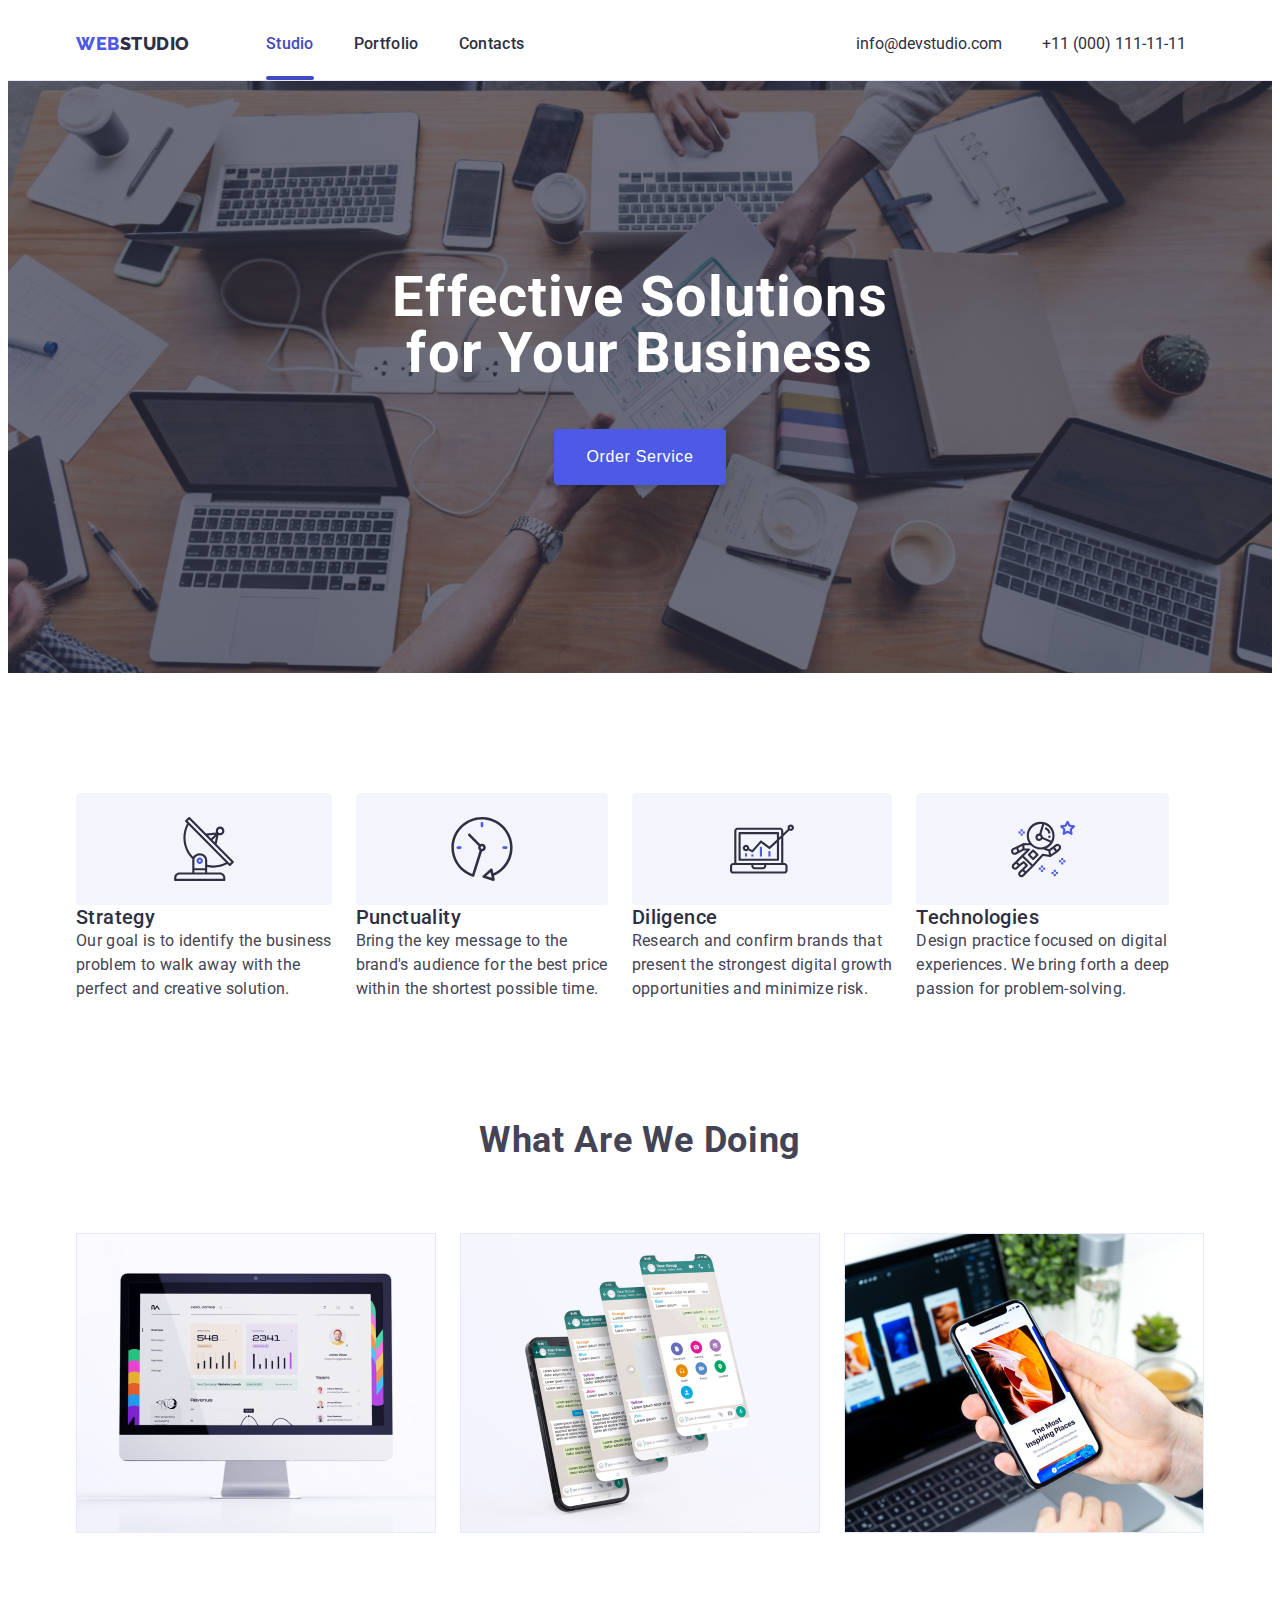
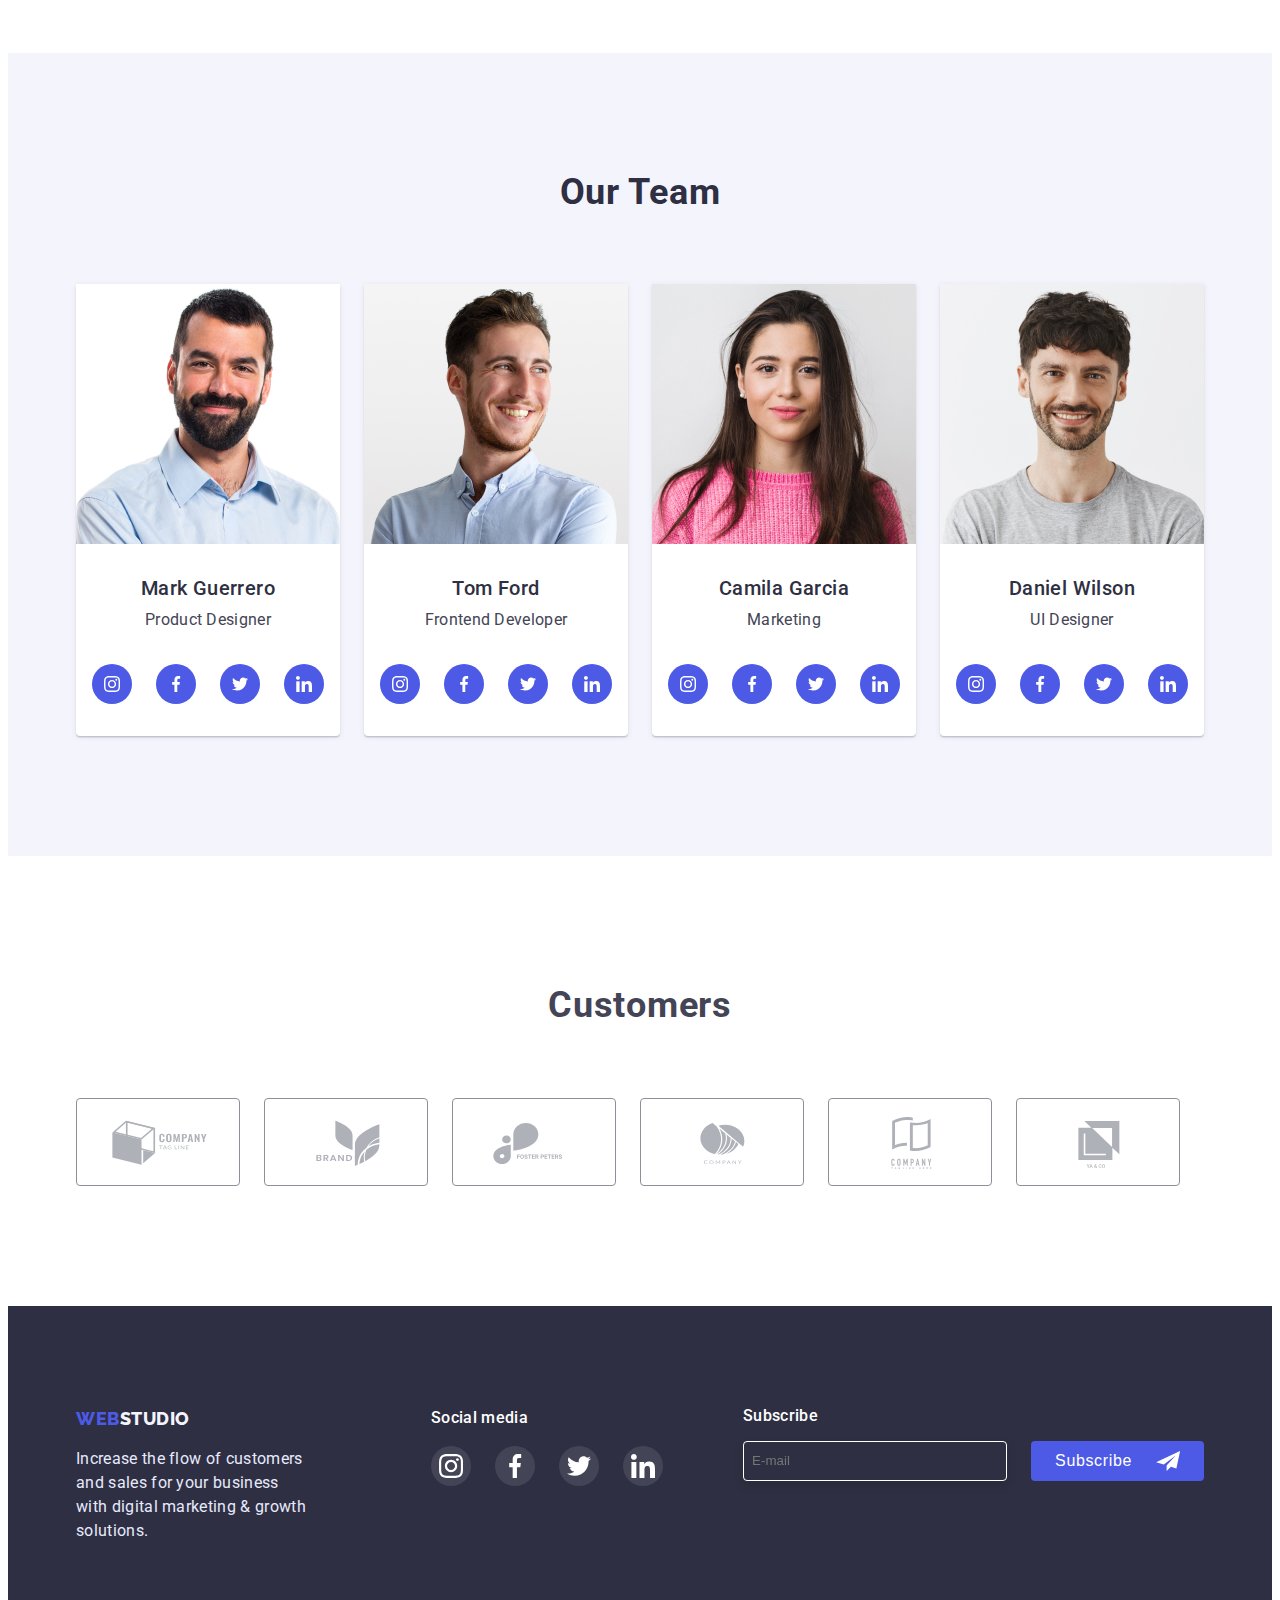
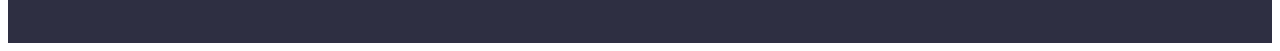
<file: index.html>
<!DOCTYPE html>
<html lang="en">
  <head>
    <meta charset="UTF-8" />
    <meta http-equiv="X-UA-Compatible" content="IE=edge" />
    <meta name="viewport" content="width=device-width, initial-scale=1.0" />
    <title>Studio</title>
    <link rel="stylesheet" href="https://cdnjs.cloudflare.com/ajax/libs/modern-normalize/1.1.0/modern-normalize.min.css" integrity="sha512-wpPYUAdjBVSE4KJnH1VR1HeZfpl1ub8YT/NKx4PuQ5NmX2tKuGu6U/JRp5y+Y8XG2tV+wKQpNHVUX03MfMFn9Q==" crossorigin="anonymous" referrerpolicy="no-referrer" />
    <link rel="stylesheet" href="./css/style.css" />

   <link rel="preconnect" href="https://fonts.googleapis.com">
<link rel="preconnect" href="https://fonts.gstatic.com" crossorigin>
<link href="https://fonts.googleapis.com/css2?family=Raleway:wght@800&family=Roboto:wght@400;500;700;900&display=swap" rel="stylesheet">
  </head>
  <body>
    <header class="header">
   <div class="container" style="display: flex; align-items: center;">
      <nav class="main_navigation_header">
       <a class="logo_header" href="./index.html"
          >Web<span class="logo_header_span">Studio</span></a
        >
        <ul class="ul_navigation_header">
          <li>
            <a class="a_navigation_header current" href="./index.html">Studio</a>
          </li>
          <li><a class="a_navigation_header" href="./portfolio.html">Portfolio</a></li>
          <li><a class="a_navigation_header" href="">Contacts</a></li>
        </ul>
      </nav>
  <address class="main_adress_header">
        <ul class="ul_contacts_header">
          <li class="li_contacts_header">
            <a class="a_contacts_header"  href="mailto:info@devstudio.com"
              >info@devstudio.com</a
            >
          </li>
          <li class="li_contacts_header" >
            <a class="a_contacts_header"  href="tel:+110001111111">+11 (000) 111-11-11</a>
          </li>
        </ul>
      </address>

         </div>
        </header>

    <main>
      <section class="first_section">
        <div class="container">
        <h1 class="first_title">Effective Solutions<br>
           for Your Business</h1>
        <button class="order_service" type="button" data-modal-open>Order Service</button>
        </div>
      </section>

      <section class="second_section">
        <div class="container">
        <h2 hidden>info</h2>
    
        
          
        
         
        <ul class="ul_second_section">
          <li  class="li_second_section">
          
          <div class="second_section_div"> <svg class="second_section_svg"><use href="./images/symbol-defs.svg#icon-antenna"></use></svg></div>
            <h3 class="second_title">Strategy</h3>
            <p class="second_text">
              Our goal is to identify the business<br>
               problem to walk away with the<br> 
              perfect and creative solution.
            </p>
          </li>
          <li class="li_second_section">
            <div class="second_section_div"> <svg class="second_section_svg"><use href="./images/symbol-defs.svg#icon-clock"></use></svg></div>
            <h3 class="second_title">Punctuality</h3>
            <p class="second_text">
              Bring the key message to the <br> 
              brand's audience for the best price<br> 
              within the shortest possible time.
            </p>
          </li>
          <li class="li_second_section">
  <div class="second_section_div"><svg class="second_section_svg"><use href="./images/symbol-defs.svg#icon-diagram"></use></svg></div>
            <h3 class="second_title">Diligence</h3>
            <p class="second_text">
              Research and confirm brands that<br> 
               present the strongest digital growth<br>  
            opportunities and minimize risk.
            </p>
          </li>
          <li class="li_second_section">
           <div class="second_section_div"><svg class="second_section_svg"><use href="./images/symbol-defs.svg#icon-astronaut"></use></svg></div>
            <h3 class="second_title">Technologies</h3>
            <p class="second_text">
              Design practice focused on digital<br>  
              experiences. We bring forth a deep <br> 
              passion for problem-solving.
            </p>
          </li>
        </ul>
      </div>
      </section>

      <section class="thirt_section">
      <div class="container">
        <h2 class="thirt_title">What are we doing</h2>
        <ul class="ul_thirt_section_images">
          <li class="li_thirt_section_images">
            <img src="./images/mac.jpg" alt="macbook" width="360" height="300" />
          </li>
          <li class="li_thirt_section_images">
            <img src="./images/phone.jpg" alt="phone" width="360" height="300" />
          </li>
          <li class="li_thirt_section_images">
            <img src="./images/phone-mac.jpg" alt="macbook-phone" width="360" height="300"  />
          </li>
        </ul>
      </div>
      </section>

      <section class="four_section">
        <div class="container">
        <h2 class="four_title">Our Team</h2>
        <ul class="four_section_workers">
          <li class="img_border_four_section">
            
            <img src="./images/mark.jpg" alt="mark" width="264" />
            <h3 class="four_team_name">Mark Guerrero</h3>
            <p class="four_profesion">Product Designer</p>
          <ul  class="ul_team_social">
          <li class="li_team_social"><a class="a_team_social" href="#">
            <svg class="team_social">
              <use href="./images/symbol-defs.svg#icon-instagram">
              </use>
            </svg>
          </a>
        </li>
         <li class="li_team_social"><a class="a_team_social" href="#">
            <svg class="team_social">
              <use href="./images/symbol-defs.svg#icon-facebook">
              </use>
            </svg>
          </a>
        </li>
         <li class="li_team_social"><a class="a_team_social" href="#">
            <svg class="team_social">
              <use href="./images/symbol-defs.svg#icon-twitter">
              </use>
            </svg>
          </a>
        </li>
         <li class="li_team_social"><a class="a_team_social" href="#">
            <svg class="team_social">
              <use href="./images/symbol-defs.svg#icon-linkedin">
              </use>
            </svg>
          </a>
        </li>

        </ul>
          </li>

          <li class="img_border_four_section">
                
            <img src="./images/tom.jpg" alt="tom" width="264" />
            <h3 class="four_team_name">Tom Ford</h3>
            <p class="four_profesion">Frontend Developer</p>
          <ul  class="ul_team_social">
          <li class="li_team_social">
            <a class="a_team_social" href="#">
            <svg class="team_social">
              <use href="./images/symbol-defs.svg#icon-instagram">
              </use>
            </svg >
          </a>
        </li>
         <li class="li_team_social"> <a class="a_team_social" href="#">
            <svg class="team_social">
              <use href="./images/symbol-defs.svg#icon-facebook">
              </use>
            </svg>
          </a>
        </li>
         <li class="li_team_social"><a class="a_team_social" href="#">
            <svg class="team_social">
              <use href="./images/symbol-defs.svg#icon-twitter">
              </use>
            </svg>
          </a>
        </li>
         <li class="li_team_social"><a class="a_team_social" href="#">
            <svg class="team_social">
              <use href="./images/symbol-defs.svg#icon-linkedin">
              </use>
            </svg>
          </a>
        </li>

        </ul>
          </li>

          <li class="img_border_four_section">
            
            <img src="./images/camila.jpg" alt="camila" width="264" />
            <h3 class="four_team_name">Camila Garcia</h3>
            <p class="four_profesion">Marketing</p>
              <ul class="ul_team_social">
          <li class="li_team_social"><a class="a_team_social" href="#">
            <svg class="team_social">
              <use href="./images/symbol-defs.svg#icon-instagram">
              </use>
            </svg>
          </a>
        </li>
         <li class="li_team_social"><a class="a_team_social" href="#">
            <svg class="team_social">
              <use href="./images/symbol-defs.svg#icon-facebook">
              </use>
            </svg>
          </a>
        </li>
         <li class="li_team_social"><a class="a_team_social" href="#">
            <svg class="team_social">
              <use href="./images/symbol-defs.svg#icon-twitter">
              </use>
            </svg>
          </a>
        </li>
         <li class="li_team_social"><a class="a_team_social" href="#">
            <svg class="team_social">
              <use href="./images/symbol-defs.svg#icon-linkedin">
              </use>
            </svg>
          </a>
        </li>

        </ul>
                     </li>

          <li class="img_border_four_section">
            
            <img src="./images/daniel.jpg" alt="daniel" width="264" />
            <h3 class="four_team_name">Daniel Wilson</h3>
            <p class="four_profesion">UI Designer</p>
        <ul  class="ul_team_social">
          <li class="li_team_social"><a class="a_team_social" href="#">
            <svg class="team_social">
              <use href="./images/symbol-defs.svg#icon-instagram">
              </use>
            </svg>
          </a>
        </li>
         <li class="li_team_social"><a class="a_team_social" href="#">
            <svg class="team_social">
              <use href="./images/symbol-defs.svg#icon-facebook">
              </use>
            </svg>
          </a>
        </li>
         <li class="li_team_social"><a class="a_team_social" href="#">
            <svg class="team_social">
              <use href="./images/symbol-defs.svg#icon-twitter">
              </use>
            </svg>
          </a>
        </li>
         <li class="li_team_social">
          <a class="a_team_social"href="#">
            <svg class="team_social">
              <use href="images/symbol-defs.svg#icon-linkedin">
              </use>
            </svg>
          </a>
        </li>

        </ul>
          </li>
        </ul>
      </div>
    </section>

    <section class="five_section">
      <div class="container">
      
<h2 class="h2_customers">Customers</h2>
<ul class="ul_customers">
  <li class="li_customers">
    <a  class="a_customers"href="#">
      <svg class="svg_customers">
        <use href="./images/symbol-defs.svg#icon-Client1"></use>
      </svg>
    </a>
  </li>
  <li class="li_customers">
    <a  class="a_customers"href="#">
      <svg class="svg_customers">
        <use href="./images/symbol-defs.svg#icon-Client2"></use>
      </svg>
    </a>
  </li>
  <li class="li_customers">
    <a  class="a_customers"href="#">
      <svg class="svg_customers">
        <use href="./images/symbol-defs.svg#icon-Client3"></use>
      </svg>
    </a>
  </li>
  <li class="li_customers">
    <a  class="a_customers" href="#">
      <svg class="svg_customers">
        <use href="./images/symbol-defs.svg#icon-Client4"></use>
      </svg>
    </a>
  </li>
  <li class="li_customers">
    <a  class="a_customers"href="#">
      <svg class="svg_customers">
        <use href="./images/symbol-defs.svg#icon-Client5"></use>
      </svg>
    </a>
  </li>
  <li class="li_customers">
    <a  class="a_customers"href="#">
      <svg class="svg_customers">
        <use href="./images/symbol-defs.svg#icon-Client6"></use>
      </svg>
    </a>
  </li>
    
  </svg>
</ul>
      </div>
    </section>
    </main>
  
    <div class="backdrop is-hidden" data-modal>
      <div class="modal">
        
      </svg>
      <button class="modal_close" type="button" data-modal-close>
        <svg class="svg_close">
          <use href="./images/symbol-defs.svg#icon-close">
              </use>
                     </svg>
            </button>
             <form name="contact_form" class="main_form">
               <p class="modal_title">Leave your contacts and we will call you back</p>
  
    <label class="label_modal">
      <span class="modal_span">Name</span>
      <div class="modal_input_icon">
        
        <input class="modal_input"  type="text"  name="user_name" required pattern="^[a-zA-zа-яА-Я]+$" minlength="2" title="ім'я"/>
        <span class="modal_icon">
          <svg class="svg_name">
            <use href="./images/symbol-defs.svg#icon-name">
              </use>
                     </svg>
     </span>
      </div>
  
  </label>
 <label  class="label_modal">
   <span class="modal_span">Phone</span>
   <div class="modal_input_icon">
     <input class="modal_input" type="tel" name="user_phone" required pattern="[0-9]{3}-[0-9]{3}-[0-9]{2}-[0-9]{2}" title="xxx-xxx-xx-xx"/>
     <span class="modal_icon">
       <svg class="svg_phone">
         <use href="./images/symbol-defs.svg#icon-phone">
              </use>
 </svg>
     </span>
      </div>
</label>
     <label  class="label_modal">
      <span class="modal_span">Email</span>
      <div class="modal_input_icon">
        <input class="modal_input" type="email" name="user_email" />
        <span class="modal_icon">
          <svg class="svg_email">
            <use href="./images/symbol-defs.svg#icon-email">
              </use>
 </svg>
</div>
 </label>
     <label  class="label_modal">
      <span class="modal_span">Coment</span>
<textarea class="modal_textarea" name="user_message" placeholder="Text input"></textarea>
  </label>
  <input class="modal_checkbox visiuali_hiden" type="checkbox" id="user_privatepolicy" name="user_private_policy"/>
  <label for="user_privatepolicy" class="label_modal_privatepolicy">
    <span class="modal_privacy">I accept the terms and conditions of the <a class="modal_text_private" href="index.html">Privacy Policy</a></span>
  </label>
  <button class="modal_button" type="submit"><p class="modal_button_text">Send<p></button>
    
  </form>
</div>
</div>
<footer class="footer">
  
<div class="container">

<div class="div_footer">

<div>
  <a class="logo_footer" href="./index.html">Web<span class="logo_footer_span">Studio<span></a>
    <p class="text_footer">
      Increase the flow of customers and
      sales for your business with digital
      marketing & growth solutions.
    </p>

</div>

  
<div class="div_social_media">
    <h3 class="social_media">
   Social media
    </h3>
<ul class="footer_ul_social_icon">
    <li class="footer_li_team_social"><a class="a_footer_social"href="#">
      <svg class="footer_social">
        <use href="./images/symbol-defs.svg#icon-instagram">
        </use>
      </svg>
    </a>
  </li>
   <li class="footer_li_team_social"><a class="a_footer_social"href="#">
      <svg class="footer_social">
        <use href="./images/symbol-defs.svg#icon-facebook">
        </use>
      </svg>
    </a>
  </li>
   <li class="footer_li_team_social"><a class="a_footer_social"href="#">
      <svg class="footer_social">
        <use href="./images/symbol-defs.svg#icon-twitter">
        </use>
      </svg>
    </a>
  </li>
   <li class="footer_li_team_social"><a class="a_footer_social"href="#">
      <svg class="footer_social">
        <use href="./images/symbol-defs.svg#icon-linkedin">
        </use>
      </svg>
    </a>
  </li>

  </ul>
 
</div>


<div>
  <p class="h3_footer_subscribe">Subscribe</p>
  <label class="label_footer" for="" >
<input type="email" name="email" class="input_footer" placeholder="E-mail"/>
<button class="footer_button">
Subscribe
  <svg class="svg_footer">
  <use href="./images/symbol-defs.svg#icon-send">
</use>
</svg>
</button>
</label>
</div>
</div>
</div>
  </footer>
<script src="./js/modal.js"></script>
</body>
</html>
</file>
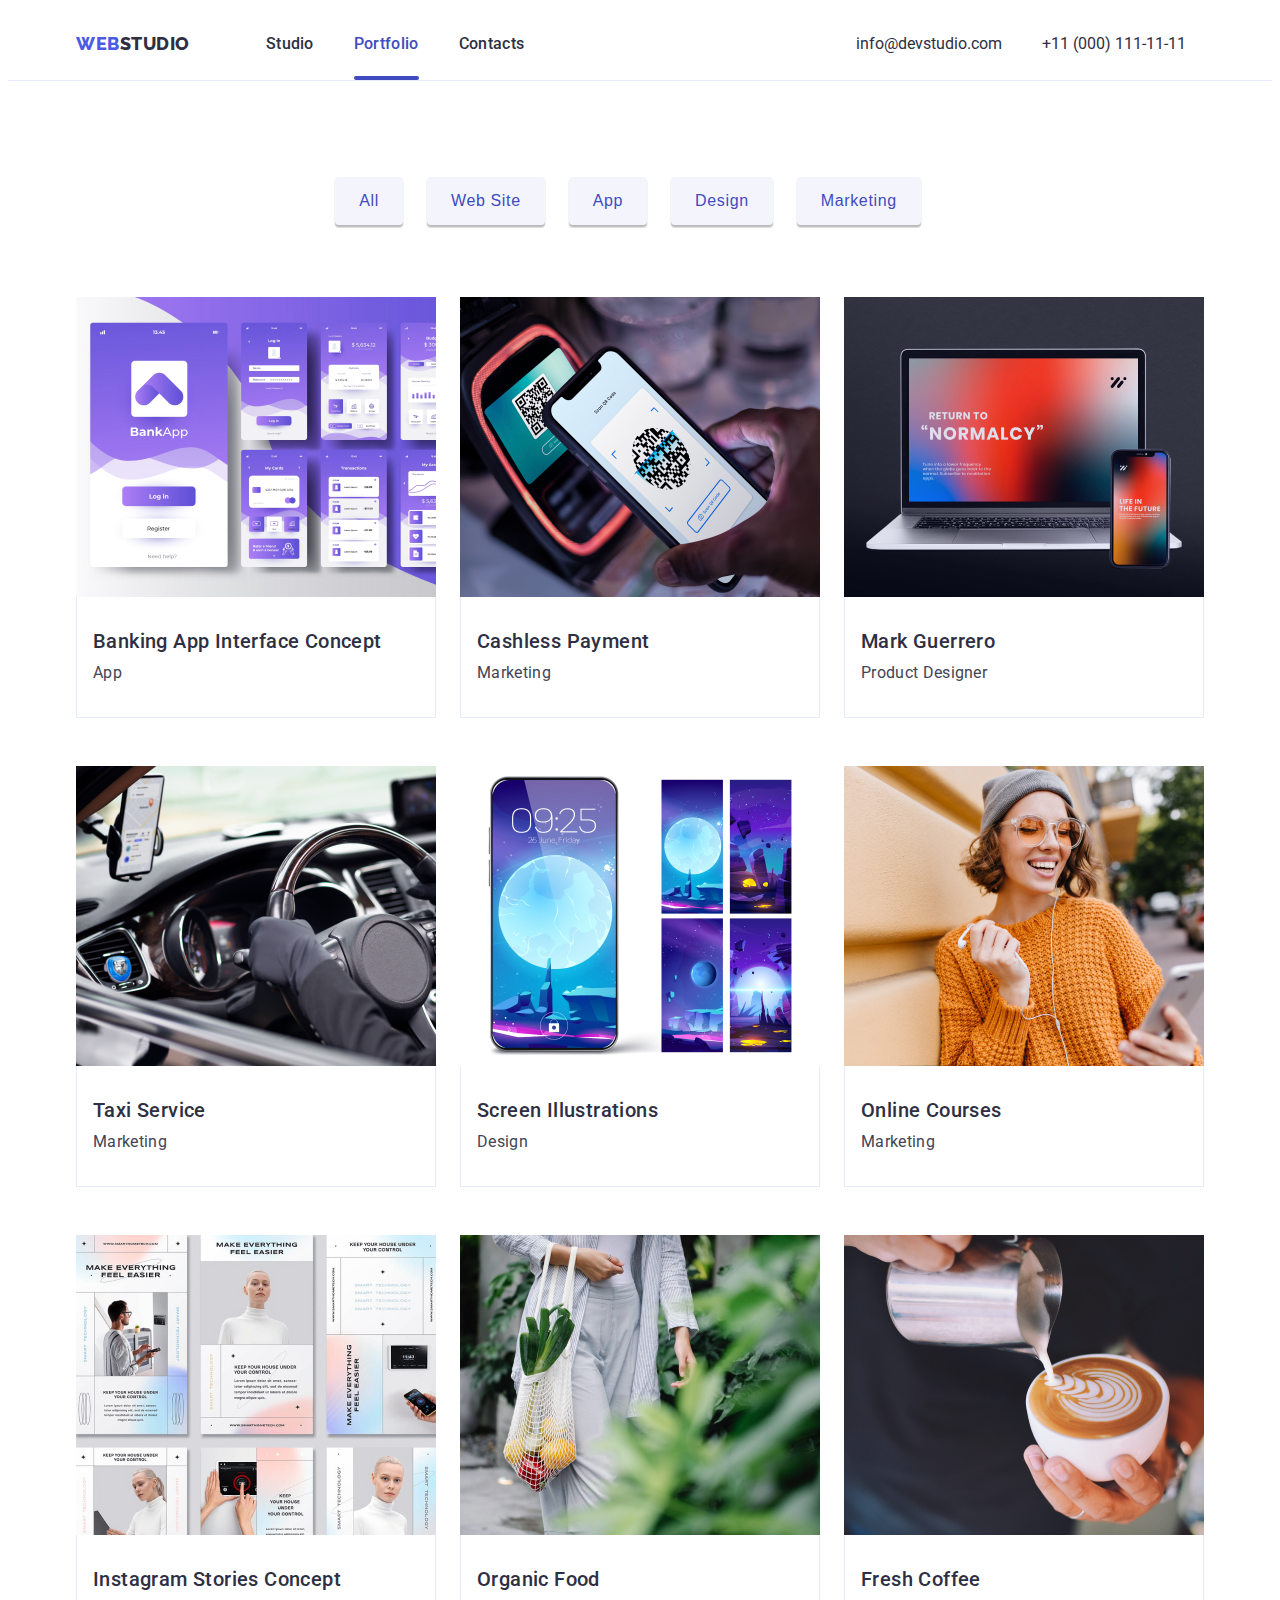
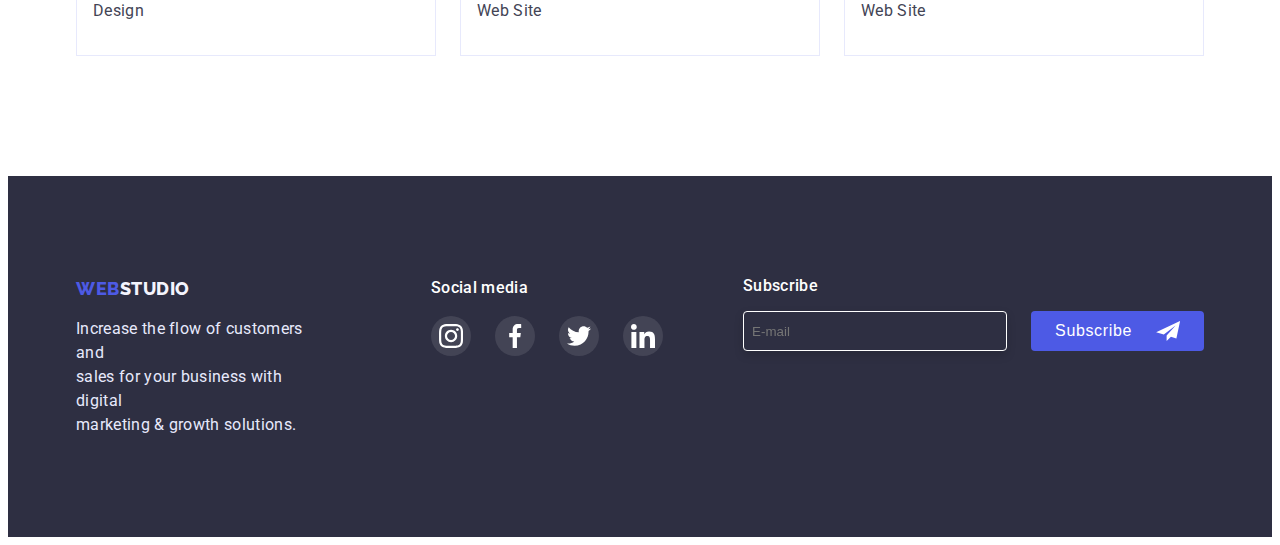
<file: portfolio.html>
<!DOCTYPE html>
<html lang="en">
  <head>
    <meta charset="UTF-8" />
    <meta http-equiv="X-UA-Compatible" content="IE=edge" />
    <meta name="viewport" content="width=device-width, initial-scale=1.0" />
    <title>Portfolio</title>
    <link rel="stylesheet" href="https://cdnjs.cloudflare.com/ajax/libs/modern-normalize/1.1.0/modern-normalize.min.css" integrity="sha512-wpPYUAdjBVSE4KJnH1VR1HeZfpl1ub8YT/NKx4PuQ5NmX2tKuGu6U/JRp5y+Y8XG2tV+wKQpNHVUX03MfMFn9Q==" crossorigin="anonymous" referrerpolicy="no-referrer" />
    <link rel="stylesheet" href="./css/style.css" />
    
<link rel="preconnect" href="https://fonts.googleapis.com">
<link rel="preconnect" href="https://fonts.gstatic.com" crossorigin>
<link href="https://fonts.googleapis.com/css2?family=Raleway:wght@800&family=Roboto:wght@400;500;700;900&display=swap" rel="stylesheet">
  </head>
  <body>
   <header class="header">
   <div class="container" style="display: flex; align-items: center;">
      <nav class="main_navigation_header">
       <a class="logo_header" href="./index.html"
          >Web<span class="logo_header_span">Studio</span></a
        >
        <ul class="ul_navigation_header">
          <li>
            <a class="a_navigation_header" href="./index.html">Studio</a>
          </li>
          <li><a class="a_navigation_header current" href="./portfolio.html">Portfolio</a></li>
          <li><a class="a_navigation_header" href="">Contacts</a></li>
        </ul>
      </nav>
  <address class="main_adress_header">
        <ul class="ul_contacts_header">
          <li class="li_contacts_header">
            <a class="a_contacts_header"  href="mailto:info@devstudio.com"
              >info@devstudio.com</a
            >
          </li>
          <li class="li_contacts_header" >
            <a class="a_contacts_header"  href="tel:+110001111111">+11 (000) 111-11-11</a>
          </li>
        </ul>
      </address>

         </div>
        </header>


    <main>

    <section class="portfolio_main">
<div class="container">
      <ul class="ul_sort_button">
        <li class="li_sort_button">
         
          <button class="sort_button" type="button">All</button>
        </li>
        <li class="li_sort_button">
        
          <button class="sort_button" type="button">Web Site</button>
        </li>
        <li class="li_sort_button">
          
          <button class="sort_button" type="button">App</button>
        </li class="li_sort_button">
        <li class="li_sort_button">
     
          <button class="sort_button" type="button">Design</button>
        </li >
        <li class="li_sort_button">
         
          <button class="sort_button" type="button">Marketing</button>
        </li>
      </ul>




      
      <ul class="ul_sort_images">
        <li class="li_sort_images">
          <a class="a_sort_images"href="">
            <div class="portfolio_hover">
            <img src="./images/one.jpg" alt="app" width="360" />
            <div class="portfolio_text_hover">
              <p>14 Stylish and User-Friendly App Design Concepts · Task Manager App · Calorie Tracker App · Exotic Fruit Ecommerce App · Cloud Storage App</p>
            </div>
          </div>
            <div class="portfolio_border">
            <h3 class="portfolio_title">Banking App Interface Concept</h3>
            <p class="portfolio_text">App</p>
          </div>
          </a>
        </li>
        
           <li class="li_sort_images">
          <a  class="a_sort_images"href="">
            <div class="portfolio_hover">
            <img src="./images/two.jpg" alt="app" width="360" />
            <div class="portfolio_text_hover">
              <p>14 Stylish and User-Friendly App Design Concepts · Task Manager App · Calorie Tracker App · Exotic Fruit Ecommerce App · Cloud Storage App</p>
            </div>
          </div>
            <div class="portfolio_border">
            <h3 class="portfolio_title">Cashless Payment</h3>
            <p class="portfolio_text">Marketing</p>
          </div>
          </a>
        </li>
         <li class="li_sort_images">
          <a  class="a_sort_images"href="">
            <div class="portfolio_hover">
            <img src="./images/three.jpg" alt="app" width="360" />
            <div class="portfolio_text_hover">
              <p>14 Stylish and User-Friendly App Design Concepts · Task Manager App · Calorie Tracker App · Exotic Fruit Ecommerce App · Cloud Storage App</p>
            </div>
          </div>
            <div class="portfolio_border">
            <h3 class="portfolio_title">Mark Guerrero</h3>
            <p class="portfolio_text">Product Designer</p>
          </div>
          </a>
        </li>
          <li class="li_sort_images">
          <a  class="a_sort_images"href="">
            <div class="portfolio_hover">
            <img src="./images/four.jpg" alt="app" width="360" />
            <div class="portfolio_text_hover">
              <p>14 Stylish and User-Friendly App Design Concepts · Task Manager App · Calorie Tracker App · Exotic Fruit Ecommerce App · Cloud Storage App</p>
            </div>
          </div>
            <div class="portfolio_border">
            <h3 class="portfolio_title">Taxi Service</h3>
            <p class="portfolio_text">Marketing</p>
            </div>
          </a>
        </li>
        <li class="li_sort_images">
          <a class="a_sort_images"href="">
            <div class="portfolio_hover">
            <img src="./images/five.jpg" alt="app" width="360" />
            <div class="portfolio_text_hover">
              <p>14 Stylish and User-Friendly App Design Concepts · Task Manager App · Calorie Tracker App · Exotic Fruit Ecommerce App · Cloud Storage App</p>
            </div>
          </div>
            <div class="portfolio_border">
            <h3 class="portfolio_title">Screen Illustrations</h3>
            <p class="portfolio_text">Design</p>
          </div>
          </a>
        </li>
        <li class="li_sort_images">
          <a  class="a_sort_images"href="">
            <div class="portfolio_hover">
            <img src="./images/six.jpg" alt="app" width="360" />
            <div class="portfolio_text_hover">
              <p>14 Stylish and User-Friendly App Design Concepts · Task Manager App · Calorie Tracker App · Exotic Fruit Ecommerce App · Cloud Storage App</p>
            </div>
          </div>
            <div class="portfolio_border">
            <h3 class="portfolio_title">Online Courses</h3>
              <p class="portfolio_text">Marketing</p>
            </div>
            </a>
          </li>
           <li class="li_sort_images">
          <a  class="a_sort_images"href="">
            <div class="portfolio_hover">
            <img src="./images/seven.jpg" alt="app" width="360" />
            <div class="portfolio_text_hover">
              <p>14 Stylish and User-Friendly App Design Concepts · Task Manager App · Calorie Tracker App · Exotic Fruit Ecommerce App · Cloud Storage App</p>
            </div>
          </div>
              <div class="portfolio_border">
              <h3 class="portfolio_title">Instagram Stories Concept</h3>
              <p class="portfolio_text">Design</p>
            </div>
            </a>
          </li>
           <li class="li_sort_images">
          <a  class="a_sort_images"href="">
            <div class="portfolio_hover">
            <img src="./images/eight.jpg" alt="app" width="360" />
            <div class="portfolio_text_hover">
              <p>14 Stylish and User-Friendly App Design Concepts · Task Manager App · Calorie Tracker App · Exotic Fruit Ecommerce App · Cloud Storage App</p>
            </div>
          </div>
              <div class="portfolio_border">
              <h3 class="portfolio_title">Organic Food</h3>
              <p class="portfolio_text">Web Site</p>
            </div>
            </a>
          </li>
            <li class="li_sort_images">
          <a  class="a_sort_images"href="">
            <div class="portfolio_hover">
            <img src="./images/nine.jpg" alt="app" width="360" />
            <div class="portfolio_text_hover">
              <p>14 Stylish and User-Friendly App Design Concepts · Task Manager App · Calorie Tracker App · Exotic Fruit Ecommerce App · Cloud Storage App</p>
            </div>
          </div>
              <div class="portfolio_border">
              <h3  class="portfolio_title">Fresh Coffee</h3>
              <p class="portfolio_text">Web Site</p>
            </div>
            </a>
          </li>
        </ul>
      </div>
    </section>
      </main>

     <footer class="footer">
  
<div class="container">

<div class="div_footer">

<div>
  <a class="logo_footer" href="./index.html">Web<span class="logo_footer_span">Studio<span></a>
    <p class="text_footer">
      Increase the flow of customers and<br>
      sales for your business with digital<br>
      marketing & growth solutions.
    </p>

</div>

  
<div class="div_social_media">
    <h3 class="social_media">
   Social media
    </h3>
<ul class="footer_ul_social_icon">
    <li class="footer_li_team_social"><a class="a_footer_social"href="#">
      <svg class="footer_social">
        <use href="./images/symbol-defs.svg#icon-instagram">
        </use>
      </svg>
    </a>
  </li>
   <li class="footer_li_team_social"><a class="a_footer_social"href="#">
      <svg class="footer_social">
        <use href="./images/symbol-defs.svg#icon-facebook">
        </use>
      </svg>
    </a>
  </li>
   <li class="footer_li_team_social"><a class="a_footer_social"href="#">
      <svg class="footer_social">
        <use href="./images/symbol-defs.svg#icon-twitter">
        </use>
      </svg>
    </a>
  </li>
   <li class="footer_li_team_social"><a class="a_footer_social"href="#">
      <svg class="footer_social">
        <use href="./images/symbol-defs.svg#icon-linkedin">
        </use>
      </svg>
    </a>
  </li>

  </ul>
 
</div>


<div>
  <h3 class="h3_footer_subscribe">Subscribe</h3>
  <label class="label_footer" for="" >
<input type="email" name="email" class="input_footer" placeholder="E-mail"/>
<button class="footer_button">
 <p> Subscribe</p>
  <svg class="svg_footer">
  <use href="./images/symbol-defs.svg#icon-send">
</use>
</svg>
</button>
</label>
</div>
</div>
</div>
  </footer>
<script src="./js/modal.js"></script>
</body>
</html>

      </body>
      </html>
</file>
<file: css/style.css>
:root {
  --primary-brand: #4d5ae5;
  --pressed-state: #404bbf;
  --dark: #2e2f42;
  --success: #31d0aa;
  --text: #434455;
  --subtle-text: #8e8f99;
  --accent: #e7e9fc;
  --light: #f4f4fd;
  --modal-overlay: #2e2f42;
  --hero-background: #2e2f42;
}
* {
  box-sizing: border-box;
}
body {
  font-family: "Roboto", sans-serif;
  color: var(--text);
  background-color: #fff;
}
ul {
  list-style-type: none;
}
button {
  cursor: pointer;
}
a {
  text-decoration: none;
}
p,
ul,
h1,
h2,
h3,
h4,
h5,
h6 {
  margin: 0;
  padding: 0;
}
.visiuali_hiden{
  position: absolute;
width: 1px;
height: 1px;
margin: -1px;
padding: 0;
overflow: hidden;
border: 0;
clip: rect(0 0 0 0);
}
.container {
  width: 1158px;
  padding: 0 15px;
  margin: 0 auto;
}
img {
  display: block;
}

/* header */
.header {
  border-bottom: 1px solid #e7e9fc;
}
.logo_header {
  font-size: 18px;
  line-height: 1.4;
  font-weight: 800;
  font-family: Raleway;
  align-items: center;
  letter-spacing: 0.03em;
  text-transform: uppercase;
  color: var(--primary-brand);
}
.logo_header_span {
  color: var(--dark);
  margin-right: 76px;
}
.ul_navigation_header {
  display: flex;
}
.ul_navigation_header:last-child {
  margin-right: 292px;
}
.main_navigation_header {
  display: flex;
  align-items: center;
}
.a_navigation_header {
  color: var(--dark);
  font-weight: 500;
  font-size: 16px;
  line-height: 1.5;
  letter-spacing: 0.02em;
  margin-right: 40px;
  display: flex;
  padding-top: 24px;
  padding-bottom: 24px;
  position: relative;
  transition: color 250ms cubic-bezier(0.4, 0, 0.2, 1);
}
.a_navigation_header.current {
  color: var(--pressed-state);
}
.a_navigation_header.current::after {
  display: block;
  position: absolute;
  content: "";
  width: 100%;
  height: 4px;
  background-color: currentColor;
  bottom: 0;
  border-radius: 2px;
  transition: color 250ms cubic-bezier(0.4, 0, 0.2, 1);
}

.a_navigation_header:hover {
  color: var(--pressed-state);
}
.a_navigation_header:focus {
  color: var(--pressed-state);
}
.ul_contacts_header {
  display: flex;
  align-items: center;
}
.ul_contacts_header:last-child {
  margin-right: 0;
}
.li_contacts_header {
  font-weight: 400;
  font-size: 16px;
  line-height: 1.5;
  font-style: normal;
  margin-right: 40px;
}
.li_contacts_header:last-child {
  margin-right: 0;
}
.a_contacts_header {
  color: var(--dark);
  transition: color 250ms cubic-bezier(0.4, 0, 0.2, 1),
    background-color 250ms cubic-bezier(0.4, 0, 0.2, 1);
}
.ul_contacts_header:last-child {
  margin-right: 0;
}
.a_contacts_header:hover {
  color: var(--pressed-state);
}
.a_contacts_header:focus {
  color: var(--pressed-state);
}
/* header */

/* main */
.order_service {
  display: block;
  color: white;
  background-color: var(--primary-brand);
  box-shadow: 0 4px 4px rgba(0, 0, 0, 0.15);
  border-radius: 4px;
  border: none;
  font-weight: 500;
  font-size: 16px;
  line-height: 1.5;
  padding: 16px 32px;
  text-align: center;
  letter-spacing: 0.04em;
  color: #ffffff;
  margin: 0 auto;
  transition: color 250ms cubic-bezier(0.4, 0, 0.2, 1),
      background-color 250ms cubic-bezier(0.4, 0, 0.2, 1);
}
.order_service:hover {
  background-color: var(--pressed-state);
}
.order_service:focus {
  background-color: var(--pressed-state);
}
.first_section {
  max-width: 1440px;
  background-color: var(--hero-background);
  background-image: linear-gradient(
      rgba(46, 47, 66, 0.7),
      rgba(46, 47, 66, 0.7)
    ),
    url("../images/people-office.jpg");
  background-repeat: no-repeat;
  background-position: top;
  background-size: cover;
  margin: 0 auto;
  padding-top: 188px;
  padding-bottom: 188px;
}
.ul_second_section {
  display: inline;
}
.first_title {
  font-style: normal;
  font-weight: 700;
  font-size: 56px;
  line-height: 1;
  text-align: center;
  letter-spacing: 0.02em;
  color: #fff;
  margin-bottom: 48px;
}
.second_section {
  padding-top: 120px;
  padding-bottom: 120px;
}
.ul_second_section {
  display: flex;
}
.li_second_section {
  margin-right: 24px;
}
.li_second_section:last-child {
  margin-right: 0;
}
.second_text {
  font-weight: 400;
  font-size: 16px;
  line-height: 1.5;
  letter-spacing: 0.02em;
  color: var(--text);
}
.second_title {
  font-weight: 500;
  font-size: 20px;
  line-height: 1.2;
  letter-spacing: 0.02em;
  color: var(--dark);
}
.thirt_section {
  background: #fff;
  padding-bottom: 120px;
  padding-top: 0;
}
.thirt_title {
  font-weight: 700;
  font-size: 36px;
  line-height: 1.1;
  text-align: center;
  letter-spacing: 0.02em;
  text-transform: capitalize;
  margin-bottom: 72px;
}
.ul_thirt_section_images {
  display: flex;
  background: #fff;
}
.li_thirt_section_images {
  border: 1px #e7e9fc Inner alignment;
  margin-right: 24px;
}
.four_section {
  background: var(--light);
  display: flex;
  padding-top: 120px;
  padding-bottom: 120px;
}
.img_border_four_section {
  background-color: #fff;
  box-shadow: 0px 1px 6px rgba(46, 47, 66, 0.08),
    0px 1px 1px rgba(46, 47, 66, 0.16), 0px 2px 1px rgba(46, 47, 66, 0.08);
  border-radius: 0px 0px 4px 4px;
  margin-right: 24px;
}
.four_title {
  font-weight: 700;
  font-size: 36px;
  line-height: 1.1;
  text-align: center;
  letter-spacing: 0.02em;
  text-transform: capitalize;
  color: var(--dark);
  margin-left: auto;
  margin-left: auto;
  margin-bottom: 72px;
}
.four_section_workers {
  display: flex;
}
.four_team_name {
  font-weight: 500;
  font-size: 20px;
  line-height: 1.2;
  text-align: center;
  letter-spacing: 0.02em;
  color: var(--dark);
  margin-top: 32px;
  margin-bottom: 8px;
}
.four_profesion {
  font-weight: 400;
  font-size: 16px;
  line-height: 1.5;
  text-align: center;
  letter-spacing: 0.02em;
  color: var(--text);
  padding-bottom: 32px;
}
/* main */

/* footer */
.footer {
  background: var(--modal-overlay);

  padding-top: 100px;
  padding-bottom: 100px;
  display: flex;
}
.logo_footer {
  font-weight: 800;
  font-family: Raleway;
  font-size: 18px;
  line-height: 1.4;
  align-items: center;
  letter-spacing: 0.03em;
  text-transform: uppercase;
  color: var(--primary-brand);
}

.logo_footer_span {
  color: var(--light);
}

.text_footer {
  margin-top: 16px;
  font-weight: 400;
  font-size: 16px;
  line-height: 1.5;
  letter-spacing: 0.02em;
  color: var(--accent);
}

/* footer */

.footer_ul_social_icon {
  display: flex;
}

.social_media {
  font-weight: 500;
  font-size: 16px;
  line-height: 1.5;
  letter-spacing: 0.02em;
  color: #ffffff;
  margin-bottom: 16px;
}
.footer_li_team_social {
  margin-right: 24px;

  width: 40px;
  height: 40px;
}
.footer_li_team_social:last-child {
  margin-right: 80px;

  width: 40px;
  height: 40px;
}
.a_footer_social {
  background-color: rgba(255, 255, 255, 0.1);
  align-items: center;
  justify-content: center;
  padding: 8px;
  border-radius: 50%;
  width: 100%;
  height: 100%;
  display: flex;
  transition: color 250ms cubic-bezier(0.4, 0, 0.2, 1),
    background-color 250ms cubic-bezier(0.4, 0, 0.2, 1);
}
.a_footer_social:hover {
  background-color: #31d0aa;
}
.a_footer_social:focus {
  background-color: #31d0aa;
}
.footer_social {
  fill: #fff;
  width: 24px;
  height: 24px;
}
.ul_team_social {
  display: flex;
  justify-content: center;
  margin-bottom: 32px;
}
.a_team_social {
  background-color: var(--primary-brand);
  display: flex;
  align-items: center;
  justify-content: center;
  border-radius: 50%;
  width: 100%;
  height: 100%;
  transition: color 250ms cubic-bezier(0.4, 0, 0.2, 1),
    background-color 250ms cubic-bezier(0.4, 0, 0.2, 1);
}
.a_team_social:hover {
  background-color: var(--pressed-state);
}
.a_team_social:focus {
  background-color: var(--pressed-state);
}

.li_team_social {
  margin-right: 24px;
  width: 40px;
  height: 40px;
}
.li_team_social:last-child {
  margin-right: 0;
}

.team_social {
  width: 16px;
  height: 16px;
  fill: #fff;
}
.second_section_svg {
  width: 64px;
  height: 64px;
}
.second_section_div {
  background: #f4f4fd;
  border-radius: 4px;
  display: flex;
  align-items: center;
  justify-content: center;
  padding: 24px 0;
}

.ul_customers {
  display: flex;
  justify-content: center;
}
.svg_customers {
  fill: #afb1b8;
  width: 104px;
  height: 56px;
  fill: currentColor;
}
.a_customers {
  border: 1px solid #8e8f99;
  width: 100%;
  height: 100%;
  border-radius: 4px;
  display: flex;
  justify-content: center;
  align-items: center;
  color: #afb1b8;
  transition: color 250ms cubic-bezier(0.4, 0, 0.2, 1),
    background-color 250ms cubic-bezier(0.4, 0, 0.2, 1);
}
.a_customers:hover {
  border: 1px solid #404bbf;
  color: #404bbf;
}
.a_customers:focus {
  border: 1px solid #404bbf;
  color: #404bbf;
}
.li_customers {
  width: 168px;
  height: 88px;
  margin-right: 24px;
}
.h2_customers {
  font-weight: 700;
  font-size: 36px;
  line-height: 1.1;
  text-align: center;
  margin-bottom: 72px;
  letter-spacing: 0.02em;
}
.five_section {
  padding-top: 130px;
  padding-bottom: 120px;
}
.div_social_media {
  margin-left: 120px;
}

.div_footer {
  display: flex;
}

.backdrop {
  position: fixed;
  top: 0;
  left: 0;
  height: 100%;
  width: 100%;
  background-color: rgba(46, 47, 66, 0.4);
transition: opacity 1;
  transition: 250ms cubic-bezier(0.4, 0, 0.2, 1);
}
.backdrop.is-hidden {
  opacity: 0;
  visibility: hidden;
  pointer-events: none;
  transition: 250ms cubic-bezier(0.4, 0, 0.2, 1);
}

.modal {
  position: absolute;
  max-width: 408px;
  background-color: #fcfcfc;
  top: 50%;
  left: 50%;
  transform: translate(-50%, -50%);
}
.modal_close {
  width: 24px;
  height: 24px;
  position: absolute;
  top: 24px;
  right: 24px;
  background: #e7e9fc;
  border: 1px solid rgba(0, 0, 0, 0.1);
  border-radius: 50%;
  display: flex;
  justify-content: center;
  align-items: center;
transition: 250ms cubic-bezier(0.4, 0, 0.2, 1);
}
.modal_close:hover {
  background: #404bbf;
  fill: white;
}
.modal_close:active {
  background: #404bbf;
  fill: white;

}
.svg_close {
  width: 8px;
  height: 8px;
}

/* portfolio */

.portfolio_title {
  font-weight: 500;
  font-size: 20px;
  line-height: 1.2;
  letter-spacing: 0.02em;
  color: var(--dark);

  margin-bottom: 8px;
  margin-left: 16px;
}

.portfolio_text {
  font-weight: 400;
  font-size: 16px;
  line-height: 1.5;
  letter-spacing: 0.02em;
  color: var(--text);

  margin-left: 16px;
}

.portfolio_border {
  background-color: #fff;
  border: 1px solid #e7e9fc;
  border-top: none;
  padding-bottom: 32px;
  padding-top: 32px;
}

.portfolio_main {
  background: #fff;
  padding-top: 96px;
  padding-bottom: 120px;
}

.ul_sort_images {
  display: flex;
  flex-wrap: wrap;

  align-items: center;
}

.li_sort_images:nth-child(3n) {
  margin-right: 0;
}

.li_sort_images:nth-child(1n + 7) {
  margin-bottom: 0;
}

.li_sort_images {
  margin-right: 24px;
  margin-bottom: 48px;
}

.li_sort_images:hover {
  box-shadow: 0px 1px 6px rgba(46, 47, 66, 0.08),
    0px 1px 1px rgba(46, 47, 66, 0.16), 0px 2px 1px rgba(46, 47, 66, 0.08);
}

.ul_sort_button {
  display: flex;
  flex-direction: row;
  justify-content: center;
  align-items: center;

  margin-bottom: 72px;
}

.li_sort_button {
  margin-right: 24px;
}

.sort_button {
  background: var(--light);
  color: var(--pressed-state);
  border: none;
  font-weight: 500;
  font-size: 16px;
  line-height: 1.5;
  align-items: center;
  letter-spacing: 0.04em;
  padding: 12px 24px;

  box-shadow: 0px 3px 1px rgba(0, 0, 0, 0.1), 0px 2px 1px rgba(0, 0, 0, 0.08),
    0px 2px 2px rgba(0, 0, 0, 0.12);
  border-radius: 4px;
  transition: color 250ms cubic-bezier(0.4, 0, 0.2, 1),
    background-color 250ms cubic-bezier(0.4, 0, 0.2, 1);
}

.sort_button:hover {
  background: var(--pressed-state);
  color: var(--light);
}

.sort_button:focus {
  background: var(--pressed-state);
  color: var(--light);
}

.a_sort_images {
  transition: color 250ms cubic-bezier(0.4, 0, 0.2, 1),
    background-color 250ms cubic-bezier(0.4, 0, 0.2, 1);
}

.portfolio_hover {
  position: relative;
  overflow: hidden;
}

.portfolio_text_hover {
  background: var(--primary-brand);
  color: var(--light);
  padding: 40px 32px 164px 32px;
  position: absolute;
  top: 0;
  left: 0;
  right: 0;
  bottom: 0;
  width: 100%;
  height: 100%;
  font-weight: 400;
  font-size: 16px;
  line-height: 1.5;
  letter-spacing: 0.02em;
  transform: translateY(100%);
  transition: transform 250ms;
}

.a_sort_images:hover .portfolio_text_hover {
  transform: translateY(0);
  box-shadow: 0px 1px 6px rgba(46, 47, 66, 0.08),
    0px 1px 1px rgba(46, 47, 66, 0.16), 0px 2px 1px rgba(46, 47, 66, 0.08);
}
.a_sort_images:focus .portfolio_text_hover {
  transform: translateY(0);
  box-shadow: 0px 1px 6px rgba(46, 47, 66, 0.08),
    0px 1px 1px rgba(46, 47, 66, 0.16), 0px 2px 1px rgba(46, 47, 66, 0.08);
}
/* portfolio */

.h3_footer_subscribe {
  font-weight: 500;
  font-size: 16px;
  line-height: 1, 5;
  letter-spacing: 0.02em;
  color: #ffffff;
    margin-bottom: 16px;
}
.input_footer {
  width: 264px;
  height: 40px;
  border: 1px solid #ffffff;
  filter: drop-shadow(0px 4px 4px rgba(0, 0, 0, 0.15));
  border-radius: 4px;
  background-color: #2e2f42;
  color: white;
  padding: 16px 8px;
}

.footer_button {
display: flex;
padding: 8px 24px;
  background: #4D5AE5;
    border-radius: 4px;
  border-width: 0;
  color: #fff;
  align-items: center;
  text-align: center;
  margin-left: 24px;
  height: 40px;
  font-weight: 500;
    font-size: 16px;
    line-height: 1.5;
    display: flex;
    align-items: center;
    text-align: center;
    letter-spacing: 0.04em;
    color: #ffffff;
}

.label_footer{
  display: flex;

}
.main_form{
  
}
.modal{
  padding-top: 72px;
  padding-left: 24px;
    padding-right: 24px;
  margin-bottom: 24px;
}
.main_form{
  display: flex;
  flex-direction: column;
}
.modal_input{
  width: 100%;
  height: 40px;
border: 1px solid rgba(46, 47, 66, 0.4);
  border-radius: 4px;
  padding-left: 38px;
}
.modal_input:focus {
  outline: none;
  border-color:#4D5AE5;  
    transition:250ms cubic-bezier(0.4, 0, 0.2, 1);
}
.modal_input:focus + .modal_icon {
    transition: fill 250ms cubic-bezier(0.4, 0, 0.2, 1);
  fill: #4D5AE5;
}
.modal_span{
  font-weight: 400;
    font-size: 12px;
    line-height: 1.16;

    letter-spacing: 0.04em;

    color: #8E8F99;
   
}
.modal_title{
  font-weight: 500;
    font-size: 16px;
    line-height: 1.5;
    /* identical to box height, or 150% */
  
    text-align: center;
    letter-spacing: 0.02em;
  
    /* NAVY BLUE */
  
    color: #2E2F42;
  margin-bottom: 16px;
}

.modal_privacy{
font-style: normal;
  font-weight: 400;
  font-size: 12px;
  line-height: 1.5;
  /* or 117% */

  letter-spacing: 0.04em;

  /* LIGHT SLATE */

  color: #8E8F99;


  /* Inside auto layout */

  flex: none;
  order: 1;
  flex-grow: 0;
}
.modal_button {
  display: block;
  width: 169px;
  height: 56px;
  background: #4D5AE5;
  box-shadow: 0px 4px 4px rgba(0, 0, 0, 0.15);
  border-radius: 4px;
  border-width: 0;
  color: #fff;
  align-items: center;
  text-align: center;
  margin: auto;
  margin-bottom: 24px;
}

.modal_button_text {
  font-weight: 500;
  font-size: 16px;
  line-height: 1, 5;

  letter-spacing: 0.04em;

}

.label_modal:first-child{
  margin-top: 0;
}
.svg_name{
  width: 12px;
  height: 12px;
  position: absolute;
  display: block;
  top:50%;
  left:19px;
  transform: translate(0, -50%)
}
.svg_phone{
  width: 13px;
    height: 13px;
    position: absolute;
    display: block;
    top:50%;
    left:19px;
    transform: translate(0, -50%)
}
.svg_email {
  width: 15px;
  height: 12px;
  position: absolute;
  display: block;
  top:50%;
  left:17.5px;
  transform: translate(0, -50%)
}
.modal_input_icon{
  position: relative;
  margin-top: 4px;

}

.modal_textarea{
  width: 100%;
  height: 120px;
  resize: none;
  border: 1px solid rgba(46, 47, 66, 0.4);
    border-radius: 4px;
      outline: none;
      transition: fill 250ms cubic-bezier(0.4, 0, 0.2, 1);
      padding-top: 8px;
      padding-left: 16px;
      margin-top:4px;
}
.modal_textarea::placeholder{
font-weight: 400;
  font-size: 12px;
  line-height: 1.2;
  letter-spacing: 0.04em;
  color: rgba(46, 47, 66, 0.4);
}
.modal_textarea:focus {
  border-color:#4D5AE5;
}
.label_modal_privatepolicy{
  margin-bottom: 24px;
  margin-top: 16px;
  display: flex;
}
.label_modal_privatepolicy::before{
  display: block;
width: 16px;
  height: 16px;
  border: 1px solid rgba(46, 47, 66, 0.4);
  border-radius: 2px;
  transition: fill 250s cubic-bezier(0.4, 0, 0.2, 1);
  content: '';
  cursor: pointer;
  margin-right:8px ;
}
.modal_checkbox:checked+.label_modal_privatepolicy::before {
  background: #404BBF;
  border: 1px solid #404BBF;
  border-radius: 2px;
  background-image: url(../images/yes.png);
  background-repeat: no-repeat;
  background-position: top;
  background-size: 10px 8px;
background-position: center;
}
.svg_footer{
  width: 24px;
  height: 20px;
  margin-left: 24px;
}
.modal_text_private{
  color:#4D5AE5;
  text-decoration: underline;
}
.label_modal{
    margin-bottom: 8px;
}
.label_modal:last-child {
  margin-bottom: 0;
}
</file>
